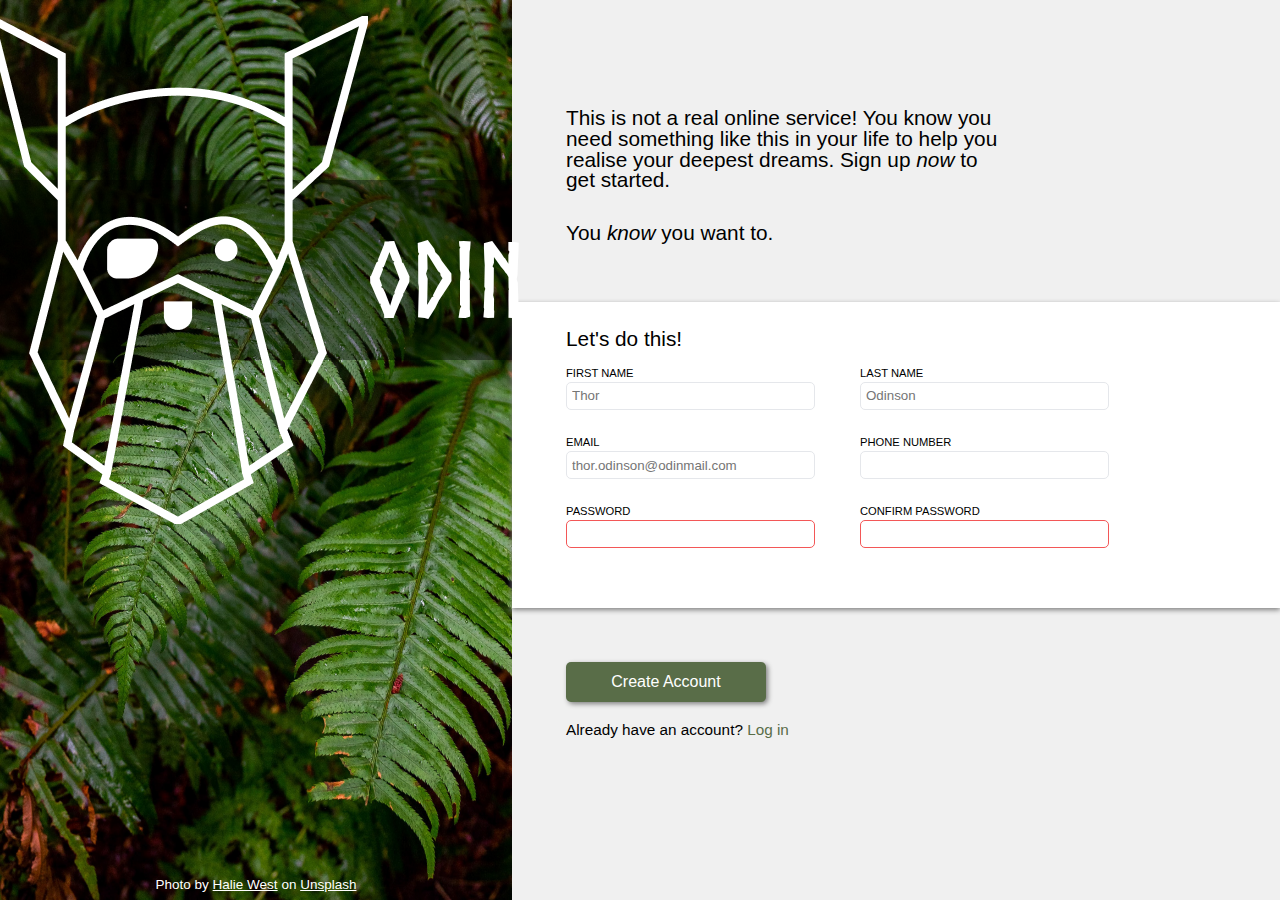
<file: index.html>
<!-- https://github.com/shaun-b1/Sign-Up-Form/blob/main/index.html -->
<!DOCTYPE html>
<html lang="en">

    <head>
        <meta charset="UTF-8">
        <meta http-equiv="X-UA-Compatible" content="IE=edge">
        <meta name="viewport" content="width=device-width, initial-scale=1.0">
        <link rel="stylesheet" href="stylesheets/reset.css">
        <link rel="stylesheet" href="stylesheets/stylesheet.css">
        <title>Sign Up To </title>
    </head>

    <body>

        <div class="banner-box">
            <div class="logo-box">
                <img src="odin-lined.png" alt="The Odin Project Logo">
                <h1>Odin</h1>
            </div>
            <div class="photo-credit">
                <p>Photo by <a href="">Halie West</a> on <a href="">Unsplash</a></p>
            </div>
        </div>

        <div class="form-box">
            <div>
                <p>This is not a real online service! You know you need something like this in your life to help you realise your deepest dreams. Sign up <i>now</i> to get started.</p>
                <p>You <i>know</i> you want to.</p>
            </div>
            <div>
                <p>Let's do this!</p>
                <form id="create-account" action="#" method="post">
                    <div>
                        <label for="given-name">
                            First Name
                            <input type="text" name="given-name" id="given-name" autocomplete="given-name" placeholder="Thor" required>
                        </label>
                        <label for="family-name">
                            Last Name
                            <input type="text" name="family-name" id="family-name" autocomplete="family-name" placeholder="Odinson" required>
                        </label>
                    </div>
                    <div>
                        <label for="email">
                            Email
                            <input type="email" name="email" id="email" autocomplete="email" placeholder="thor.odinson@odinmail.com" required>
                            <p class="requirements">Please enter a valid email address.</p>
                        </label>
                        <label for="phone">
                            Phone Number
                            <input type="phone" name="phone" id="phone" autocomplete="tel" placeholder=" " required pattern="^(?:0|\+?44)(?:\d\s?){9,10}$">
                            <p class="requirements">Please enter a British phone number.</p>
                        </label>
                    </div>
                    <div>
                        <label for="password">
                            Password
                            <input type="password" name="password" id="password" autocomplete="password" required pattern="(?=.*\d)(?=.*[a-z])(?=.*[A-Z]).{6,}">
                            <p class="requirements">Your password must be at least 6 characters as well as contain at least one uppercase, one lowercase, and one number.</p>
                        </label>
                        <label for="confirm">
                            Confirm Password
                            <input type="password" name="confirm" id="confirm" autocomplete="password" required pattern="(?=.*\d)(?=.*[a-z])(?=.*[A-Z]).{6,}">
                            <p class="requirements">Please repeat your password.</p>
                        </label>
                    </div>
                </form>
            </div>
            <div>
                <button form="create-account" type="submit" name="submit">Create Account</button>
                <p>Already have an account? <a href="">Log in</a> </p>
            </div>
        </div>

    </body>

</html>
</file>
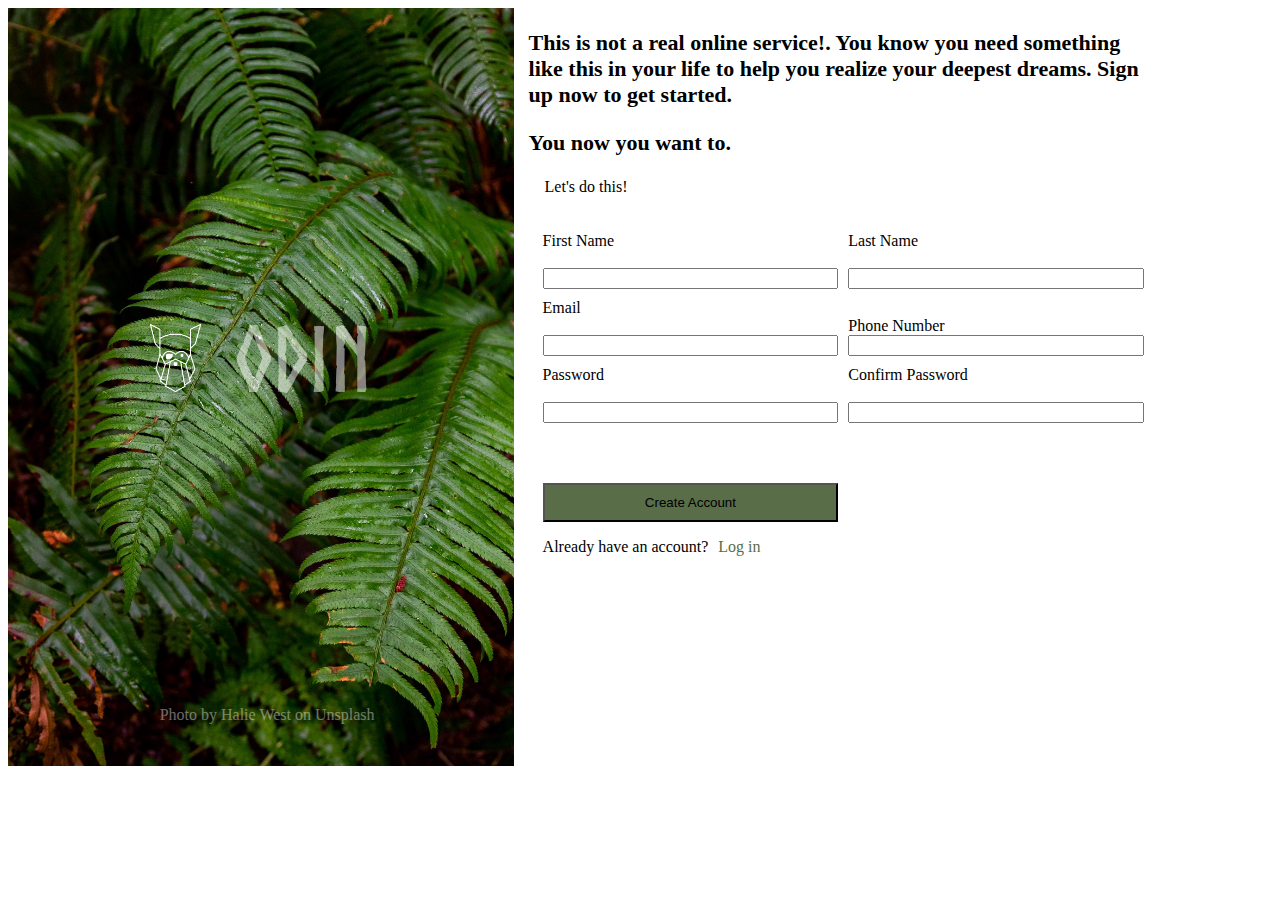
<file: sign-up-form.html>
<!doctype html>
<html lang="en">
    <head>
        <meta charset="UTF-8"/>
        <title>Signup Form</title>
        <link href="style.css" rel="stylesheet"/>
    </head>
    <body>
        <div class="container">
            <section class="title">
                <img class="title-background" alt="Odin Logo" src="halie-west-25xggax4bSA-unsplash.jpg"/>
                <div class="title-logo">
                  <img alt="Odin Logo" src="odin-lined.png"/>
                <span>ODIN</span>
                </div>
                
                <div class="photo-credit">
                    <p>Photo by <a href="">Halie West</a> on <a href="">Unsplash</a></p>
                </div>
            </section>
            <section class="form">
                <article class="description">
                    <p>
                        This is not a real online service!. You know you need something
                        like this in your life to help you realize your deepest dreams.
                        Sign up now to get started.
                    </p>
                    <p>
                        You now you want to.
                    </p>
                </article>
                <fieldset>
                    <legend>
                        Let's do this!
                    </legend>
                    <form>
                        <div class="form-input"><label for="first-name">First Name</label><br/><input id="first-name" type="text" name="first-name"></div>
                        <div class="form-input"><label for="last-name">Last Name</label><br/><input id="last-name" type="text" name="last-name"></div>
                        <div class="form-input"><label for="email">Email</label><br/><input id="email" type="email" name="email"></div>
                        <div class="form-input"><label for="phone-number"><br/>Phone Number</label><input id="phone-number" type="text" name="phone-number"></div>
                        <div class="form-input"><label for="password">Password</label><br/><input id="password" type="password" name="password"></div>
                        <div class="form-input"><label for="confirm">Confirm Password</label><br/><input id="confirm" type="password" name="confirm"></div>
                        <button>Create Account</button>
                    </form>
                    <p>
                        Already have an account?<a>Log in</a>
                    </p>
                </fieldset>
            </section>
        </div>
    </body>
</html>
</file>
<file: stylesheets/stylesheet.css>
@font-face {
    font-family: Norse-Bold;
    src: url(../Norse-Bold.otf);
}

:root{
    --main-green: #596D48;
    --main-grey: #E5E7EB;
}

body{
    display:flex;
    justify-content: center;
    font-family: sans-serif;
}

i{
    font-style: italic;
}

.banner-box{
    width: 40vw;
    height: 100vh;
    background: url("../halie-west-25xggax4bSA-unsplash.jpg");
    background-size: 40vw 100vh;
    display: flex;
    flex-wrap: wrap;
    justify-content:center;
}
.logo-box{
    height: 20vh;
    width: 100%;
    background: rgba(0,0,0,0.4);
    position: relative;
    top: 20vh;
    display: flex;
    justify-content: center;
    align-items: center;
}

.logo-box img{
    height: clamp(100px; 80%, 200px);
}

.logo-box h1{
    font-family: Norse-Bold;
    font-size: 6.5rem;
    color: white;
    padding-top: 2vh;
}

.photo-credit{
    align-self: flex-end;
    margin: 1vh;
}

.photo-credit *{
    color: white;
    font-size: 1.5vh;
}

.form-box{
    background-color: rgb(240, 240, 240);
    width: 66vw;
    height: 100vh;
    display: flex;
    flex-direction: column;
    justify-content: flex-start;
}

.form-box > div{
    padding: 6vh;
    font-size: 1.3rem;
}

.form-box p{
    margin-right: 25vh;
    padding-bottom: 3.5vh;
}

.form-box>div:first-child{
    padding-top: 12vh;
    padding-bottom: 3vh;    
}

.form-box>div:nth-child(2){
    background-color: white;
    height: 27vh;
    box-shadow: 0 2px 5px grey;
    padding: 3vh 6vh 4vh;
}

.form-box>div:nth-child(2)>p{
    padding-top: 1;
    padding-bottom: 2vh;
}
#create-account{
    display: flex;
    flex-direction: column;
}
#create-account div{
    display: flex;
    padding-bottom: 2vh;
}

label,
input{
    display: block;
}

label{
    text-transform: uppercase;
    font-size: 0.7rem;
}

input{
    padding-left: 5px;
    margin-right: 5vh;
    margin-bottom: 1vh;
    margin-top: 3px;
    width: clamp(140px, 30vh, 240px);
    height: 1.5rem;
    border: 1px solid var(--main-grey);
    border-radius: 5px;
}

input:focus{
    outline: 0;
    box-shadow: 3px 3px 10px grey;
    border: 1px solid blue;
}
input:valid{
    border: 1px solid rgb(87, 243, 87);
}
input:invalid:not(:focus):not(:placeholder-shown){
    border: 1px solid rgb(243, 87, 87);
}

input:invalid:focus:not(:placeholder-shown)~.requirements{
    max-height: 10px;
    display: block;
    position: absolute;
    width: clamp(140px, 30vh, 240px);
    margin-top: 2.5px;
}
.requirements{
    overflow: visible;
    color: red;
    display: none;
    font-size: 1vh;
}

button{
    background-color: var(--main-green);
    color: white;
    border-radius: 5px;
    border: none;
    width: 200px;
    height: 40px;
    margin-bottom: 20px;
    font-size: 1rem;
    box-shadow: 2px 2px 5px grey;
}

.form-box>div:last-child>p{
    font-size: 1.7vh;
}

.form-box>div:last-child>p>a:link,
.form-box>div:last-child>p>a:visited,
.form-box>div:last-child>p>a:hover,
.form-box>div:last-child>p>a:active{
    color: var(--main-green);
    text-decoration: none;
}
</file>
<file: style.css>
@font-face {
    font-family: "Norse-Bold";
    src: url("Norse-Bold.otf");
}

body{
    
}

a{
    text-decoration: none;
    color: white;
}
.container::after{
    content: "";
    display: block;
    clear: both;
}


.title{
    position:relative;
    float: left;
    width: 40%;    
    height: 100%;    
}


.title-background{
    width: 100%;
    height: 100%;
}
.title-logo{
    position: absolute;
    top: 40%;
    /*left: 30%;*/
    text-align: center;
    width: 100%;
}
.title-logo > img{    
    width: 10%;
    height: 10%;
}
.title-logo > span{
    margin-left: 30px;
    font-size: 90px;
    color: #fff;
    opacity: 0.5;
    font-family: "Norse-Bold";
}

.photo-credit{
    position: absolute;
    bottom: 30px;
    left: 30%;
    color: white;
    opacity: 0.4;
}
.photo-credit > a{
    text-decoration: none;
}

fieldset{
    border: 0 none;
}
legend{
    margin-bottom: 30px;
}
.form {
    width: 49%;
    height: 100%;
    float: left;
    margin-left: 15px;
}

.form > .description{
    font-weight: bold;
    font-size: 22px;
}


form{
    display: grid;
    grid-template-columns: 50% 50%;
    grid-gap: 10px;
}
/*input,label{*/
.form-input{
    display: flex;   
    flex-direction: column;
}

button{
    margin-top: 50px;
    padding: 10px;
 
}

form>button{
  background-color: #596D48;
}

fieldset>p>a{
    margin-left: 10px;
    color: #596D48;
}
</file>
